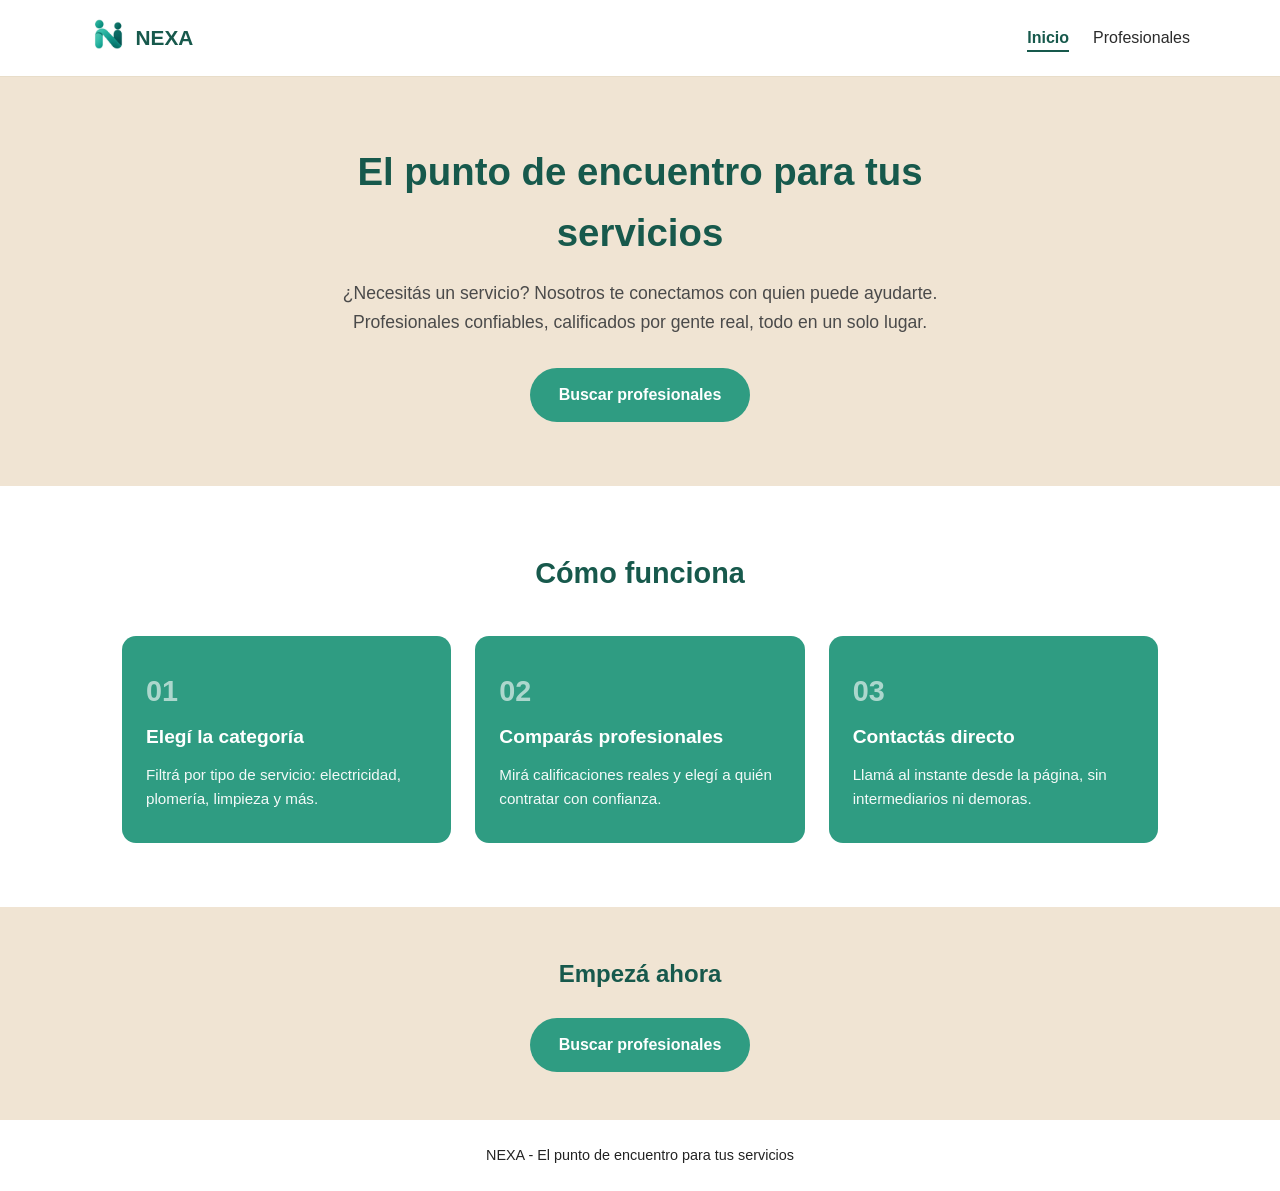
<file: index.html>
<!DOCTYPE html>
<html lang="es">
<head>
  <meta charset="UTF-8">
  <meta name="viewport" content="width=device-width, initial-scale=1.0">
  <title>NEXA - El punto de encuentro para tus servicios</title>
  <link rel="icon" href="assets/logo.webp" type="image/webp">
  <link rel="stylesheet" href="css/index.css">
</head>
<body>
  <header>
    <nav>
      <a href="index.html" class="logo">
        <picture>
          <source srcset="assets/logo.webp" type="image/webp">
          <img src="assets/logo.png" alt="Logo" width="45" height="45">
        </picture>
        <span>NEXA</span>
      </a>
      <ul>
        <li><a href="index.html" class="activo">Inicio</a></li>
        <li><a href="proveedores.html">Profesionales</a></li>
      </ul>
    </nav>
  </header>

  <main>
    <section class="hero">
      <div class="heroTexto">
        <h1>El punto de encuentro para tus servicios</h1>
        <p>
          ¿Necesitás un servicio? Nosotros te conectamos con quien puede ayudarte.
          Profesionales confiables, calificados por gente real, todo en un solo lugar.
        </p>
        <div class="botonesHero">
          <a href="proveedores.html" class="botonPrimario">Buscar profesionales</a>
        </div>
      </div>
    </section>

    <section class="comoFunciona">
      <h2>Cómo funciona</h2>
      <div class="pasos">
        <div class="paso">
          <span class="numeroPaso">01</span>
          <h3>Elegí la categoría</h3>
          <p>Filtrá por tipo de servicio: electricidad, plomería, limpieza y más.</p>
        </div>
        <div class="paso">
          <span class="numeroPaso">02</span>
          <h3>Comparás profesionales</h3>
          <p>Mirá calificaciones reales y elegí a quién contratar con confianza.</p>
        </div>
        <div class="paso">
          <span class="numeroPaso">03</span>
          <h3>Contactás directo</h3>
          <p>Llamá al instante desde la página, sin intermediarios ni demoras.</p>
        </div>
      </div>
    </section>

    <section class="ctaFinal">
      <h2>Empezá ahora</h2>
      <a href="proveedores.html" class="botonPrimario">Buscar profesionales</a>
    </section>
  </main>

  <footer>
    <p>NEXA - El punto de encuentro para tus servicios</p>
  </footer>
</body>
</html>
</file>
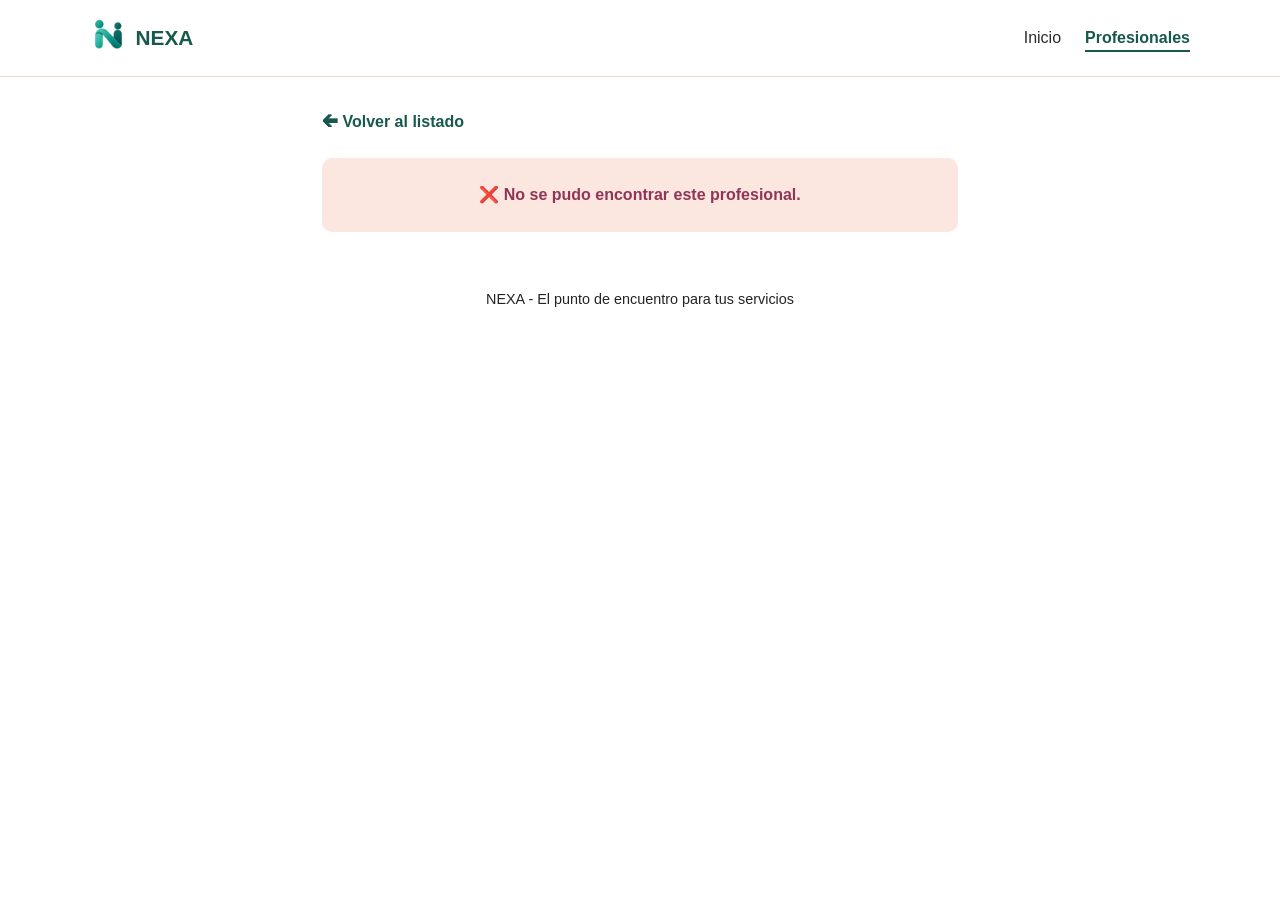
<file: detalle.html>
<!DOCTYPE html>
<html lang="es">
<head>
  <meta charset="UTF-8">
  <meta name="viewport" content="width=device-width, initial-scale=1.0">
  <title>Detalle del profesional - NEXA</title>
  <link rel="icon" href="assets/logo.webp" type="image/webp">
  <link rel="stylesheet" href="css/detalle.css">
</head>
<body>
  <header>
    <nav>
      <a href="index.html" class="logo">
        <picture>
          <source srcset="assets/logo.webp" type="image/webp">
          <img src="assets/logo.png" alt="Logo" width="45" height="45">
        </picture>
        <span>NEXA</span>
      </a>
      <ul>
        <li><a href="index.html">Inicio</a></li>
        <li><a href="proveedores.html" class="activo">Profesionales</a></li>
      </ul>
    </nav>
  </header>

  <main>
    <a href="proveedores.html" class="volver">🡰 Volver al listado</a>

    <p id="estadoCargando">⏳ Cargando datos del profesional...</p>
    <p id="estadoError" hidden>❌ No se pudo encontrar este profesional.</p>

    <article id="detalleProveedor" hidden>
      <img id="fotoProveedor" alt="">
      <h1 id="nombreProveedor"></h1>
      <p id="categoriaProveedor"></p>
      <p id="calificacionProveedor"></p>
      <p id="descripcionProveedor"></p>
      <div class="acciones">
        <a id="llamarProveedor">Llamar ahora</a>
        <a id="whatsappProveedor" target="_blank" rel="noopener">Hablar por WhatsApp</a>
      </div>
    </article>
  </main>

  <footer>
    <p>NEXA - El punto de encuentro para tus servicios</p>
  </footer>

  <script src="js/detalle.js"></script>
</body>
</html>
</file>
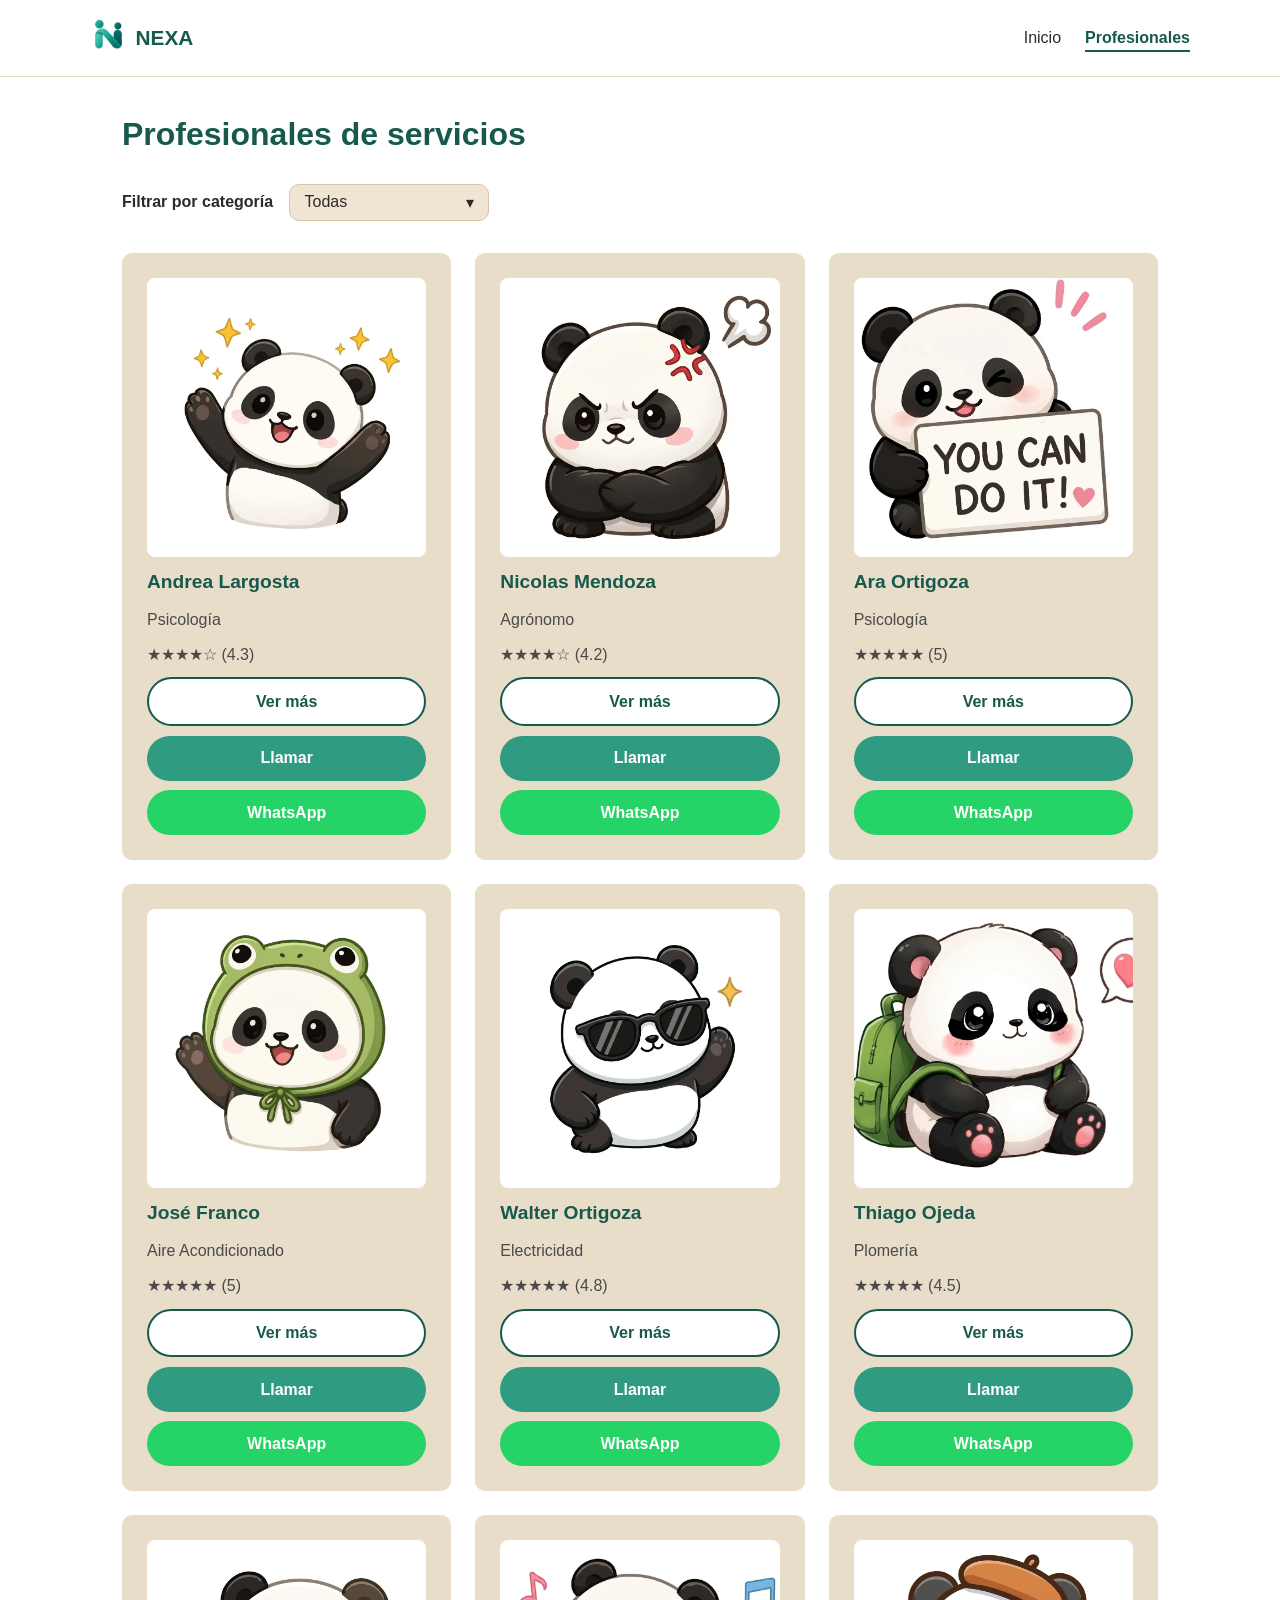
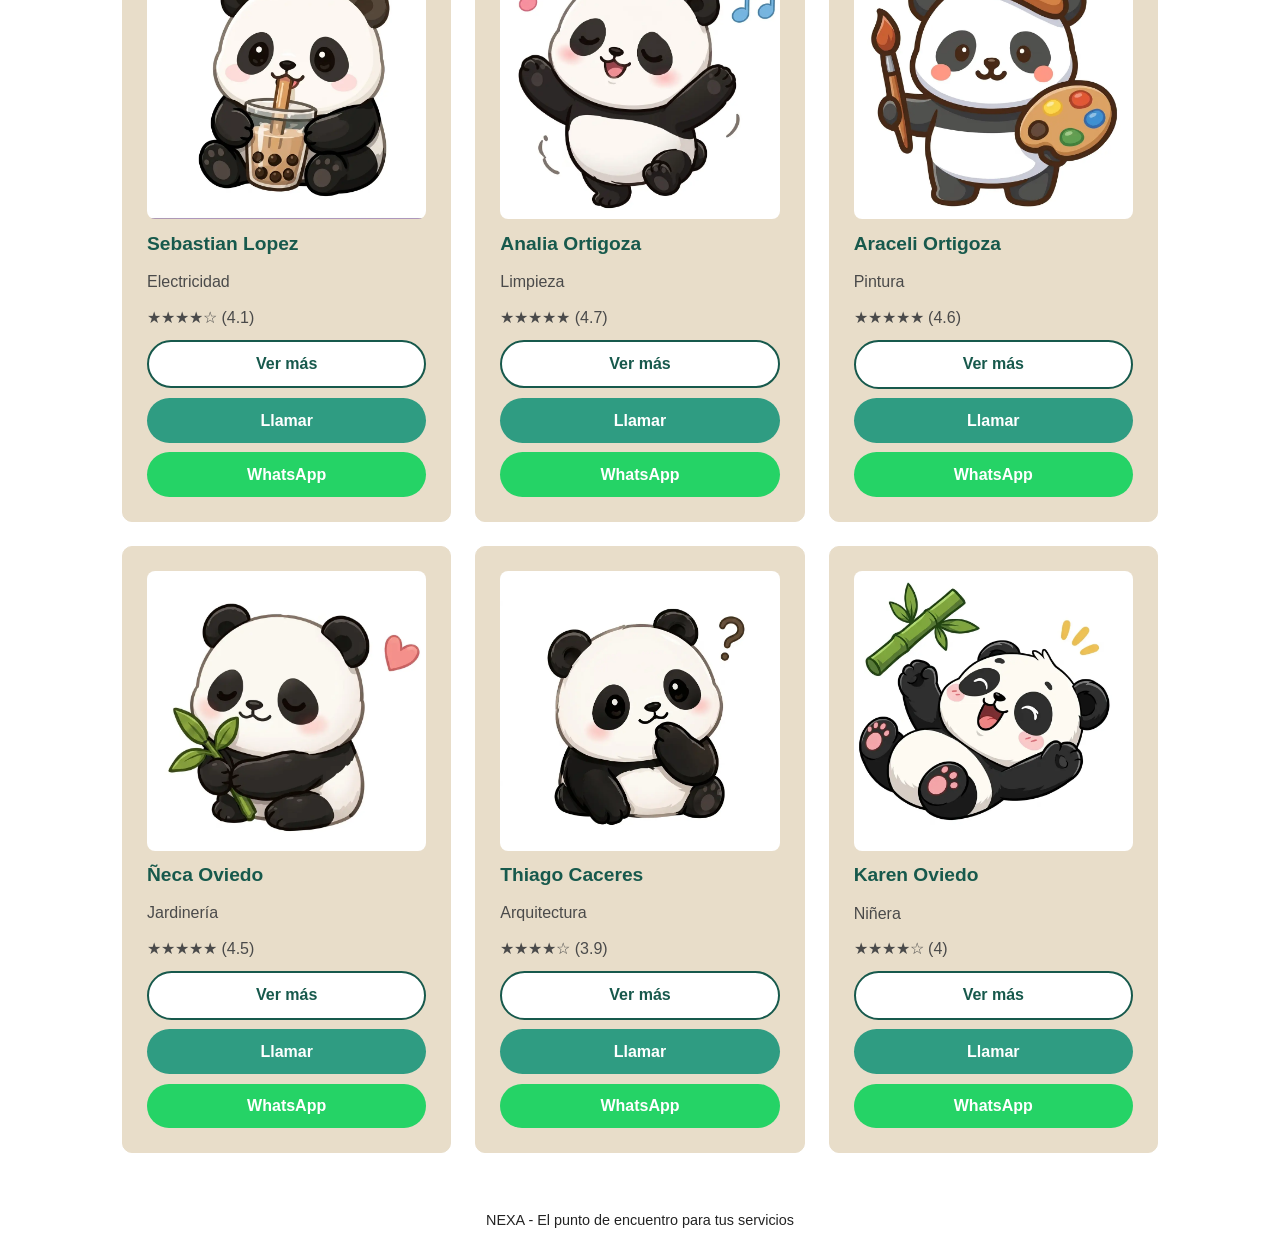
<file: proveedores.html>
<!DOCTYPE html>
<html lang="es">
<head>
  <meta charset="UTF-8">
  <meta name="viewport" content="width=device-width, initial-scale=1.0">
  <title>Profesionales - NEXA</title>
  <link rel="icon" href="assets/logo.webp" type="image/webp">
  <link rel="stylesheet" href="css/proveedores.css">
</head>
<body>
  <header>
    <nav>
      <a href="index.html" class="logo">
        <picture>
          <source srcset="assets/logo.webp" type="image/webp">
          <img src="assets/logo.png" alt="Logo" width="45" height="45">
        </picture>
        <span>NEXA</span>
      </a>
      <ul>
        <li><a href="index.html">Inicio</a></li>
        <li><a href="proveedores.html" class="activo">Profesionales</a></li>
      </ul>
    </nav>
  </header>

  <main>
    <h1>Profesionales de servicios</h1>

    <div class="filtros">
      <label for="botonDropdown">Filtrar por categoría</label>
      <div class="dropdown">
        <button type="button" id="botonDropdown" class="dropdownBoton" aria-haspopup="listbox" aria-expanded="false">
          <span id="textoSeleccionado">Todas</span>
        </button>
        <ul id="listaDropdown" class="dropdownLista" role="listbox" hidden>
          <li role="option" data-valor="todas" class="dropdownOpcion seleccionada" tabindex="-1">Todas</li>
        </ul>
      </div>
    </div>

    <p id="estadoCargando">⏳ Cargando profesionales...</p>
    <p id="estadoSinResultados" hidden>🚫 No hay profesionales disponibles para esta categoría.</p>
    <p id="estadoError" hidden>❌ Ocurrió un error al cargar los profesionales. Intentá de nuevo más tarde.</p>

    <ul id="listaProveedores"></ul>
  </main>

  <footer>
    <p>NEXA - El punto de encuentro para tus servicios</p>
  </footer>

  <script src="js/proveedores.js"></script>
</body>
</html>
</file>
<file: css/index.css>
* {
  margin: 0;
  padding: 0;
  box-sizing: border-box;
}

body {
  font-family: "Segoe UI", Arial, sans-serif;
  color: #2b2b2b;
  background-color: #ffffff;
  line-height: 1.6;
}

header {
  background-color: #ffffff;
  border-bottom: 1px solid #e8ddc9;
  padding: 1rem 2rem;
}

header nav {
  display: flex;
  justify-content: space-between;
  align-items: center;
  max-width: 1100px;
  margin: 0 auto;
}

.logo {
  display: flex;
  align-items: center;
  gap: 0.6rem;
  text-decoration: none;
}

.logo img {
  width: 36px;
  height: 36px;
}

.logo span {
  font-size: 1.3rem;
  font-weight: bold;
  color: #17594c;
}

header nav ul {
  display: flex;
  align-items: center;
  list-style: none;
  gap: 1.5rem;
}

header nav ul a {
  color: #2b2b2b;
  text-decoration: none;
  font-weight: 500;
}

header nav ul a:hover,
header nav ul a:focus {
  color: #2f9c82;
}

.activo {
  color: #17594c;
  font-weight: 700;
  border-bottom: 2px solid #17594c;
  padding-bottom: 4px;
}

.hero {
  background-color: #f0e4d3;
  padding: 4rem 2rem;
}

.heroTexto {
  max-width: 700px;
  margin: 0 auto;
  text-align: center;
}

.hero h1 {
  font-size: 2.4rem;
  color: #17594c;
  margin-bottom: 1rem;
}

.hero p {
  color: #4a4a4a;
  margin-bottom: 2rem;
  font-size: 1.1rem;
}

.botonesHero {
  display: flex;
  justify-content: center;
  gap: 1rem;
  flex-wrap: wrap;
}

.botonPrimario {
  display: inline-block;
  background-color: #2f9c82;
  color: #ffffff;
  text-decoration: none;
  padding: 0.9rem 1.8rem;
  border-radius: 30px;
  font-weight: 600;
}

.botonPrimario:hover,
.botonPrimario:focus {
  background-color: #17594c;
}

.comoFunciona {
  max-width: 1100px;
  margin: 0 auto;
  padding: 4rem 2rem;
  text-align: center;
}

.comoFunciona h2 {
  color: #17594c;
  font-size: 1.8rem;
  margin-bottom: 2.5rem;
}

.pasos {
  display: grid;
  grid-template-columns: repeat(auto-fit, minmax(240px, 1fr));
  gap: 1.5rem;
}

.paso {
  background-color: #2f9c82;
  color: #ffffff;
  border-radius: 14px;
  padding: 2rem 1.5rem;
  text-align: left;
}

.numeroPaso {
  display: block;
  font-size: 1.8rem;
  font-weight: bold;
  opacity: 0.6;
  margin-bottom: 0.5rem;
}

.paso h3 {
  margin-bottom: 0.6rem;
  font-size: 1.2rem;
}

.paso p {
  font-size: 0.95rem;
  opacity: 0.95;
}

.ctaFinal {
  background-color: #f0e4d3;
  text-align: center;
  padding: 3rem 2rem;
}

.ctaFinal h2 {
  color: #17594c;
  margin-bottom: 1.5rem;
}

footer {
  text-align: center;
  padding: 1.5rem;
  color: #232323;
  font-size: 0.9rem;
}
</file>
<file: css/detalle.css>
* {
  margin: 0;
  padding: 0;
  box-sizing: border-box;
}

body {
  font-family: "Segoe UI", Arial, sans-serif;
  color: #2b2b2b;
  background-color: #ffffff;
  line-height: 1.6;
}

header {
  background-color: #ffffff;
  border-bottom: 1px solid #e8ddc9;
  padding: 1rem 2rem;
}

header nav {
  display: flex;
  justify-content: space-between;
  align-items: center;
  max-width: 1100px;
  margin: 0 auto;
}

.logo {
  display: flex;
  align-items: center;
  gap: 0.6rem;
  text-decoration: none;
}

.logo img {
  width: 36px;
  height: 36px;
}

.logo span {
  font-size: 1.3rem;
  font-weight: bold;
  color: #17594c;
}

header nav ul {
  display: flex;
  align-items: center;
  list-style: none;
  gap: 1.5rem;
}

header nav ul a {
  color: #2b2b2b;
  text-decoration: none;
  font-weight: 500;
}

header nav ul a:hover,
header nav ul a:focus {
  color: #2f9c82;
}

.activo {
  color: #17594c;
  font-weight: 700;
  border-bottom: 2px solid #17594c;
  padding-bottom: 4px;
}

main {
  max-width: 700px;
  margin: 0 auto;
  padding: 2rem;
}

.volver {
  display: inline-block;
  margin-bottom: 1.5rem;
  color: #17594c;
  text-decoration: none;
  font-weight: 600;
}

.volver:hover,
.volver:focus {
  text-decoration: underline;
}

#estadoCargando,
#estadoError {
  padding: 1.5rem;
  border-radius: 10px;
  background-color: #f0e4d3;
  text-align: center;
  font-weight: 600;
  color: #17594c;
}

#estadoError {
  background-color: #fbe6e0;
  color: #8f3557;
}

#detalleProveedor {
  background-color: #e8ddc9;
  border: 1px solid #e8ddc9;
  border-radius: 12px;
  padding: 2rem;
}

#fotoProveedor {
  width: 160px;
  height: 160px;
  object-fit: cover;
  border-radius: 50%;
  margin-bottom: 1rem;
}

#nombreProveedor {
  font-size: 1.8rem;
  margin-bottom: 0.5rem;
  color: #17594c;
}

#categoriaProveedor {
  display: inline-block;
  background-color: #ffffff;
  color: #17594c;
  padding: 0.3rem 0.8rem;
  border-radius: 20px;
  font-size: 0.9rem;
  font-weight: 600;
  margin-bottom: 1rem;
}

#calificacionProveedor {
  font-size: 1.1rem;
  margin-bottom: 1rem;
}

#descripcionProveedor {
  color: #4a4a4a;
  margin-bottom: 1.5rem;
}

.acciones {
  display: flex;
  gap: 1rem;
  flex-wrap: wrap;
}

#llamarProveedor {
  display: inline-block;
  background-color: #2f9c82;
  color: #ffffff;
  text-decoration: none;
  padding: 0.75rem 1.5rem;
  border-radius: 30px;
  font-weight: 600;
}

#llamarProveedor:hover,
#llamarProveedor:focus {
  background-color: #17594c;
}

#whatsappProveedor {
  display: inline-block;
  background-color: #25d366;
  color: #ffffff;
  text-decoration: none;
  padding: 0.75rem 1.5rem;
  border-radius: 30px;
  font-weight: 600;
}

#whatsappProveedor:hover,
#whatsappProveedor:focus {
  opacity: 0.85;
}

footer {
  text-align: center;
  padding: 1.5rem;
  color: #232323;
  font-size: 0.9rem;
}
</file>
<file: css/proveedores.css>
* {
  margin: 0;
  padding: 0;
  box-sizing: border-box;
}

body {
  font-family: "Segoe UI", Arial, sans-serif;
  color: #2b2b2b;
  background-color: #ffffff;
  line-height: 1.6;
}

header {
  background-color: #ffffff;
  border-bottom: 1px solid #e8ddc9;
  padding: 1rem 2rem;
}

header nav {
  display: flex;
  justify-content: space-between;
  align-items: center;
  max-width: 1100px;
  margin: 0 auto;
}

.logo {
  display: flex;
  align-items: center;
  gap: 0.6rem;
  text-decoration: none;
}

.logo img {
  width: 36px;
  height: 36px;
}

.logo span {
  font-size: 1.3rem;
  font-weight: bold;
  color: #17594c;
}

header nav ul {
  display: flex;
  align-items: center;
  list-style: none;
  gap: 1.5rem;
}

header nav ul a {
  color: #2b2b2b;
  text-decoration: none;
  font-weight: 500;
}

header nav ul a:hover,
header nav ul a:focus {
  color: #2f9c82;
}

.activo {
  color: #17594c;
  font-weight: 700;
  border-bottom: 2px solid #17594c;
  padding-bottom: 4px;
}

main {
  max-width: 1100px;
  margin: 0 auto;
  padding: 2rem;
}

h1 {
  font-size: 2rem;
  margin-bottom: 1.5rem;
  color: #17594c;
}

.filtros {
  display: flex;
  align-items: center;
  gap: 1rem;
  margin-bottom: 2rem;
  flex-wrap: wrap;
}

label {
  font-weight: 600;
}

.dropdown {
  position: relative;
}

.dropdownBoton {
  padding: 0.5rem 0.9rem;
  border-radius: 10px;
  border: 1px solid #d9c3a9;
  background-color: #f0e4d3;
  color: #2b2b2b;
  font-size: 1rem;
  width: 200px;
  text-align: left;
  cursor: pointer;
  display: flex;
  justify-content: space-between;
  align-items: center;
}

.dropdownBoton::after {
  content: "▾";
  margin-left: 0.5rem;
}

.dropdownLista {
  position: absolute;
  top: calc(100% + 6px);
  left: 0;
  width: 200px;
  list-style: none;
  background-color: #ffffff;
  border: 1px solid #d9c3a9;
  border-radius: 10px;
  box-shadow: 0 6px 14px rgba(0, 0, 0, 0.1);
  overflow: hidden;
  z-index: 10;
}

.dropdownOpcion {
  padding: 0.6rem 0.9rem;
  cursor: pointer;
  color: #2b2b2b;
}

.dropdownOpcion:hover,
.dropdownOpcion.resaltada {
  background-color: #f0e4d3;
}

.dropdownOpcion.seleccionada {
  font-weight: 600;
  color: #17594c;
}

#estadoCargando,
#estadoSinResultados,
#estadoError {
  padding: 1.5rem;
  border-radius: 10px;
  background-color: #f0e4d3;
  text-align: center;
  font-weight: 600;
  color: #17594c;
}

#estadoError {
  background-color: #fbe6e0;
  color: #8f3557;
}

#listaProveedores {
  list-style: none;
  display: grid;
  grid-template-columns: repeat(auto-fill, minmax(260px, 1fr));
  gap: 1.5rem;
}

#listaProveedores li {
  background-color: #e8ddc9;
  border: 1px solid #e8ddc9;
  border-radius: 10px;
  padding: 1.5rem;
  display: flex;
  flex-direction: column;
  gap: 0.6rem;
}

.fotoProveedor {
  width: 100%;
  aspect-ratio: 1 / 1;
  object-fit: cover;
  border-radius: 8px;
}

#listaProveedores h2 {
  font-size: 1.2rem;
  color: #17594c;
}

#listaProveedores p {
  color: #4a4a4a;
  margin: 0;
}

#listaProveedores a {
  display: inline-block;
  text-align: center;
  text-decoration: none;
  padding: 0.6rem 1rem;
  border-radius: 30px;
  font-weight: 600;
}

.botonVerMas {
  background-color: #ffffff;
  border: 2px solid #17594c;
  color: #17594c;
}

.botonLlamar {
  background-color: #2f9c82;
  color: #ffffff;
}

.botonWhatsapp {
  background-color: #25d366;
  color: #ffffff;
}

#listaProveedores a:hover,
#listaProveedores a:focus {
  opacity: 0.85;
}

footer {
  text-align: center;
  padding: 1.5rem;
  color: #232323;
  font-size: 0.9rem;
}
</file>
